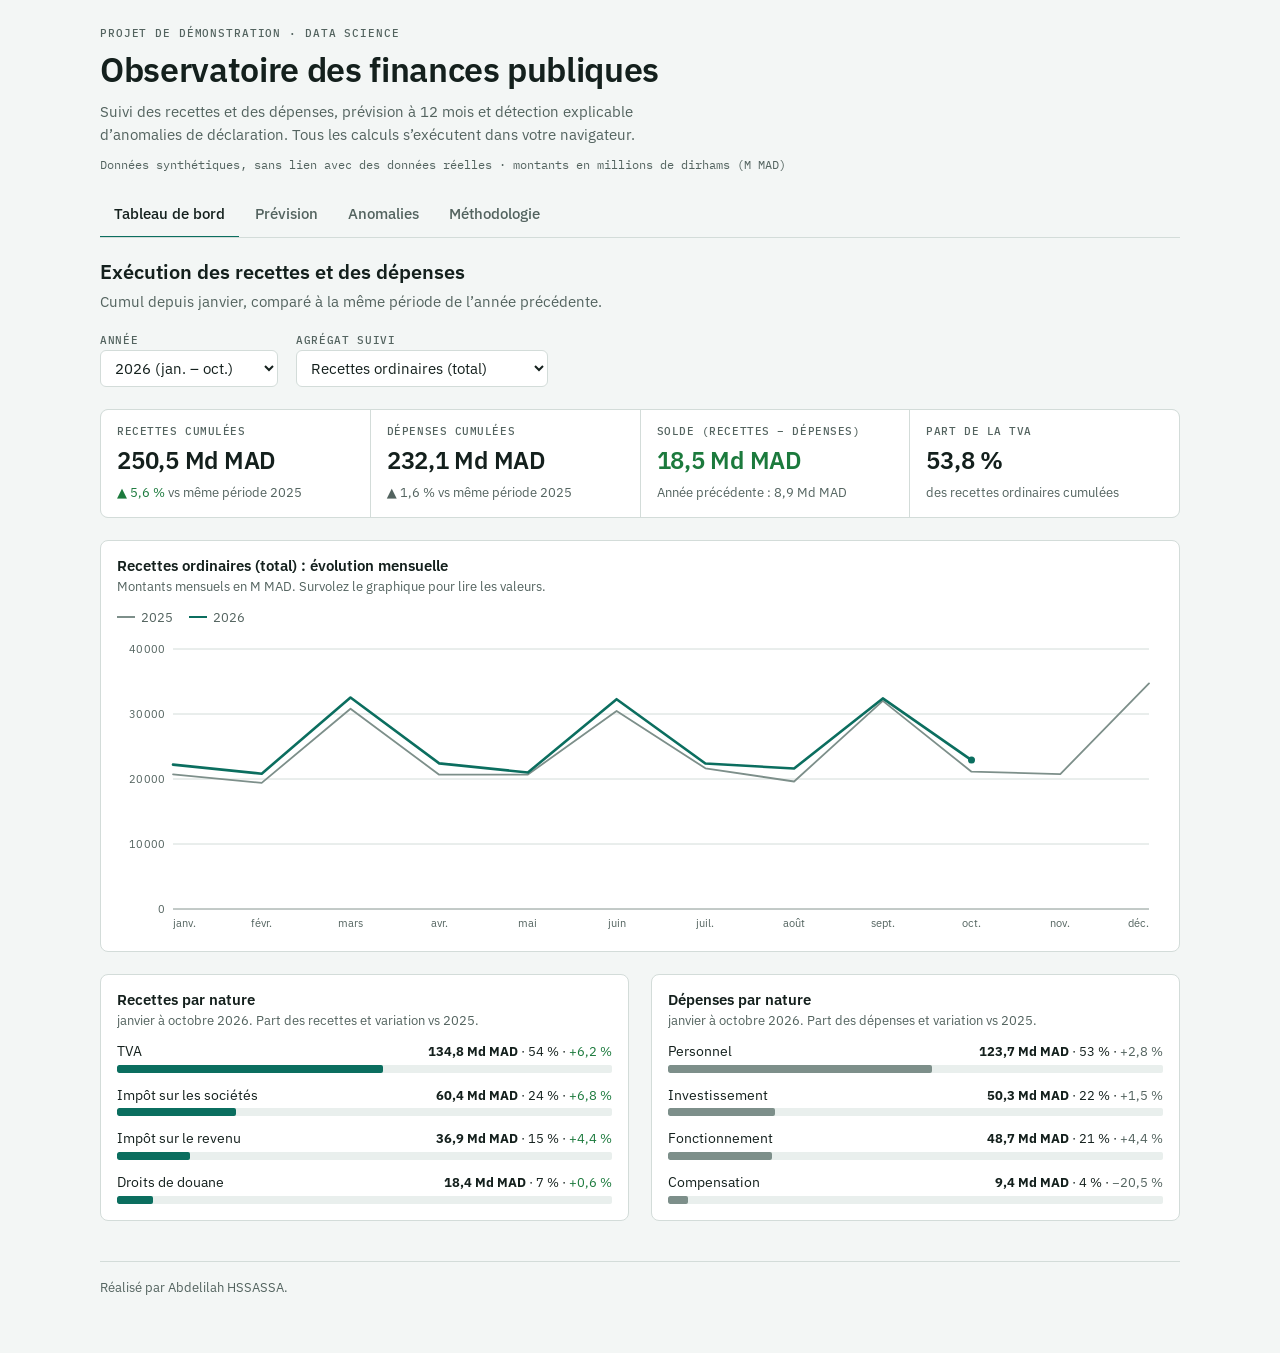
<file: observatoire-finances-publiques.html>
<!doctype html><html><head><meta charset=utf8><meta name=viewport content="width=device-width,initial-scale=1,viewport-fit=cover"><style>:root{color-scheme:light;box-sizing:border-box;padding-top:env(safe-area-inset-top,0px);padding-bottom:env(safe-area-inset-bottom,0px)}html{scroll-padding-top:env(safe-area-inset-top,0px)}body{margin:0;padding:0;font:14px -apple-system,BlinkMacSystemFont,sans-serif;background:#fff;color:#000}img{max-width:100%}[hidden]:not([hidden=until-found i]){display:none!important}</style></head><body>
<title>Observatoire des finances publiques</title>
<meta name="claude:viewport-fit-sides" content="cover">
<link rel="preconnect" href="https://fonts.googleapis.com">
<link rel="preconnect" href="https://fonts.gstatic.com" crossorigin>
<link rel="stylesheet" href="https://fonts.googleapis.com/css2?family=IBM+Plex+Mono:wght@400;500&family=IBM+Plex+Sans:wght@400;500;600&display=swap">
<style>
/* Layout: en-tête, navigation par onglets (ancres), puis panneaux de lecture à une colonne, graphiques pleine largeur. */
:root{
  --bg:#f3f6f5; --surface:#ffffff; --surface2:#e9efed; --fg:#14201d; --muted:#53635f; --line:#d3dcd9;
  --accent:#0b6e5f; --accent-soft:#d6ece7;
  --c1:#0b6e5f; --c2:#7d8f8a; --c3:#c4561a;
  --good:#1c7a3d; --warn:#9a6a10; --crit:#b42318;
  --f-sans:'IBM Plex Sans',system-ui,-apple-system,'Segoe UI',Roboto,sans-serif;
  --f-mono:'IBM Plex Mono',ui-monospace,Menlo,Consolas,monospace;
}
@media (prefers-color-scheme: dark){:root:not([data-theme="light"]){
  --bg:#0d1513; --surface:#141d1b; --surface2:#1b2724; --fg:#e5eeeb; --muted:#9db0aa; --line:#2a3935;
  --accent:#4fd1b8; --accent-soft:#15332d; --c1:#4fd1b8; --c2:#71847e; --c3:#f0a35e;
  --good:#5fd28a; --warn:#e6b64f; --crit:#ff8a7a; color-scheme:dark}}
:root[data-theme="dark"]{
  --bg:#0d1513; --surface:#141d1b; --surface2:#1b2724; --fg:#e5eeeb; --muted:#9db0aa; --line:#2a3935;
  --accent:#4fd1b8; --accent-soft:#15332d; --c1:#4fd1b8; --c2:#71847e; --c3:#f0a35e;
  --good:#5fd28a; --warn:#e6b64f; --crit:#ff8a7a; color-scheme:dark}

*{box-sizing:border-box}
[hidden]{display:none!important}
body{background:var(--bg);color:var(--fg);font:15px/1.55 var(--f-sans);padding-block:0 56px;
  padding-left:max(16px,env(safe-area-inset-left,0px));padding-right:max(16px,env(safe-area-inset-right,0px))}
.wrap{max-width:1080px;margin:0 auto}
h1,h2,h3{font-weight:600;line-height:1.2;margin:0;text-wrap:balance}
h1{font-size:clamp(24px,4.2vw,34px);letter-spacing:-.01em}
h2{font-size:20px}
h3{font-size:15px}
p{margin:0}
a{color:var(--accent)}
.mono{font-family:var(--f-mono)}
.eyebrow{font:500 11px/1 var(--f-mono);letter-spacing:.08em;text-transform:uppercase;color:var(--muted)}
.muted{color:var(--muted)}
.num{font-variant-numeric:tabular-nums}

header.top{padding-block:28px 18px;display:grid;gap:10px}
header.top p.lede{max-width:68ch;color:var(--muted)}
.meta{font:400 12px/1.5 var(--f-mono);color:var(--muted)}

nav.tabs{display:flex;gap:2px;border-bottom:1px solid var(--line);overflow-x:auto;margin-bottom:22px}
nav.tabs a{padding:10px 14px;text-decoration:none;color:var(--muted);font-weight:500;white-space:nowrap;border-bottom:2px solid transparent;margin-bottom:-1px}
nav.tabs a:hover{color:var(--fg)}
nav.tabs a[aria-current="page"]{color:var(--fg);border-bottom-color:var(--accent)}
a:focus-visible,button:focus-visible,select:focus-visible,input:focus-visible{outline:2px solid var(--accent);outline-offset:2px;border-radius:3px}

.page{display:grid;gap:22px;grid-template-columns:minmax(0,1fr)}
.page>*{min-width:0}
.page-head{display:grid;gap:6px;max-width:72ch}
.controls{display:flex;flex-wrap:wrap;gap:12px 18px;align-items:end}
.field{display:grid;gap:4px;min-width:0}
.field label,.field .lab{font:500 11px/1 var(--f-mono);letter-spacing:.06em;text-transform:uppercase;color:var(--muted)}
select,button.btn,input[type=range]{font:inherit;color:var(--fg)}
select{background:var(--surface);border:1px solid var(--line);border-radius:6px;padding:7px 28px 7px 10px;max-width:100%}
button.btn{background:var(--surface);border:1px solid var(--line);border-radius:6px;padding:7px 12px;cursor:pointer}
button.btn:hover{background:var(--surface2)}
.seg{display:inline-flex;border:1px solid var(--line);border-radius:6px;overflow:hidden;background:var(--surface);flex-wrap:wrap}
.seg button{font:inherit;color:var(--muted);background:transparent;border:0;padding:7px 12px;cursor:pointer}
.seg button+button{border-left:1px solid var(--line)}
.seg button[aria-pressed="true"]{background:var(--accent);color:var(--bg);font-weight:500}
input[type=range]{accent-color:var(--accent);width:min(260px,100%)}

.panel{background:var(--surface);border:1px solid var(--line);border-radius:8px;padding:16px;min-width:0}
.panel>h3{margin-bottom:2px}
.panel .sub{color:var(--muted);font-size:13px;margin-bottom:10px}
.cols{display:grid;grid-template-columns:repeat(auto-fit,minmax(min(100%,420px),1fr));gap:22px}

.stats{display:grid;grid-template-columns:repeat(auto-fit,minmax(170px,1fr));gap:1px;background:var(--line);border:1px solid var(--line);border-radius:8px;overflow:hidden}
.stat{background:var(--surface);padding:14px 16px;display:grid;gap:4px;align-content:start;min-width:0}
.stat .k{font:500 11px/1.3 var(--f-mono);letter-spacing:.05em;text-transform:uppercase;color:var(--muted)}
.stat .v{font-size:24px;font-weight:600;letter-spacing:-.01em;font-variant-numeric:tabular-nums}
.stat .d{font-size:13px;color:var(--muted);font-variant-numeric:tabular-nums}
.up{color:var(--good)} .down{color:var(--crit)} .warnc{color:var(--warn)}

.chart{position:relative;min-height:200px}
.chart svg{display:block;width:100%;height:auto;touch-action:pan-y;overflow:visible}
.chart text{font:11px var(--f-sans);fill:var(--muted)}
.chart .grid{stroke:var(--line);stroke-width:1}
.chart .ax{stroke:var(--muted);stroke-width:1;opacity:.5}
.legend{display:flex;flex-wrap:wrap;gap:6px 16px;font-size:12.5px;color:var(--muted);margin-bottom:8px}
.legend span{display:inline-flex;align-items:center;gap:6px}
.legend i{display:inline-block;width:18px;height:0;border-top:2px solid}
.legend i.dash{border-top-style:dashed}
.legend i.blk{height:10px;width:10px;border:0;border-radius:2px}
.legend i.dot{width:9px;height:9px;border:0;border-radius:50%}
.tip{position:absolute;pointer-events:none;background:var(--surface);border:1px solid var(--line);border-radius:6px;padding:7px 9px;font-size:12px;line-height:1.45;box-shadow:0 4px 14px rgba(0,0,0,.14);z-index:3;white-space:nowrap;top:8px}
.tip b{font-weight:600}
.tip .r{display:flex;gap:10px;justify-content:space-between}
.tip .sw{display:inline-block;width:8px;height:8px;border-radius:50%;margin-right:6px}

.bars{display:grid;gap:12px}
.bar-row{display:grid;grid-template-columns:minmax(0,1fr) auto;gap:2px 12px;align-items:baseline}
.bar-row .lab{font-size:14px}
.bar-row .val{font-size:13px;text-align:right;font-variant-numeric:tabular-nums;white-space:nowrap}
.bar-row .track{grid-column:1/-1;height:8px;background:var(--surface2);border-radius:2px;overflow:hidden}
.bar-row .fill{height:100%;background:var(--c1);border-radius:2px}
.bars.dep .fill{background:var(--c2)}

.tbl{overflow-x:auto;border:1px solid var(--line);border-radius:8px;background:var(--surface)}
.tbl.tall{max-height:440px;overflow-y:auto}
table{border-collapse:collapse;width:100%;font-size:13.5px}
th,td{padding:9px 12px;text-align:left;border-bottom:1px solid var(--line);vertical-align:top}
th{font:500 11px/1.2 var(--f-mono);letter-spacing:.05em;text-transform:uppercase;color:var(--muted);background:var(--surface);position:sticky;top:0;white-space:nowrap}
tr:last-child td{border-bottom:0}
td.n,th.n{text-align:right;font-variant-numeric:tabular-nums}
tr.sel td{background:var(--accent-soft)}
.chip{display:inline-block;font:500 11px/1 var(--f-mono);padding:4px 7px;border-radius:4px;background:var(--surface2);color:var(--muted);white-space:nowrap}
.chip.good{background:var(--accent-soft);color:var(--accent)}
.chip.hit{background:color-mix(in srgb,var(--c3) 20%,transparent);color:var(--c3)}
ul.reasons{margin:0;padding:0;list-style:none;display:grid;gap:2px;font-size:13px}
.note{font-size:13px;color:var(--muted);max-width:76ch}

.method{display:grid;gap:26px;max-width:78ch;grid-template-columns:minmax(0,1fr)}
.method section{display:grid;gap:8px;grid-template-columns:minmax(0,1fr)}
.method ul{margin:0;padding-left:1.15em;display:grid;gap:5px}
.method code{font-family:var(--f-mono);font-size:.9em;background:var(--surface2);padding:1px 5px;border-radius:3px}

footer{margin-top:40px;padding-top:16px;border-top:1px solid var(--line);font-size:12.5px;color:var(--muted)}
@media (prefers-reduced-motion:no-preference){.fill{transition:width .35s ease}}
@media (max-width:520px){.stat .v{font-size:21px}th,td{padding:8px 9px}}
</style>

<div class="wrap">
<header class="top">
  <div class="eyebrow">Projet de démonstration · Data Science</div>
  <h1>Observatoire des finances publiques</h1>
  <p class="lede">Suivi des recettes et des dépenses, prévision à 12 mois et détection explicable d’anomalies de déclaration. Tous les calculs s’exécutent dans votre navigateur.</p>
  <div class="meta">Données synthétiques, sans lien avec des données réelles · montants en millions de dirhams (M MAD)</div>
</header>

<nav class="tabs" aria-label="Sections">
  <a href="#tableau" id="t-tableau">Tableau de bord</a>
  <a href="#prevision" id="t-prevision">Prévision</a>
  <a href="#anomalies" id="t-anomalies">Anomalies</a>
  <a href="#methode" id="t-methode">Méthodologie</a>
</nav>

<!-- TABLEAU DE BORD -->
<main>
<section class="page" id="p-tableau">
  <div class="page-head">
    <h2>Exécution des recettes et des dépenses</h2>
    <p class="muted">Cumul depuis janvier, comparé à la même période de l’année précédente.</p>
  </div>
  <div class="controls">
    <div class="field"><label for="yr">Année</label><select id="yr"></select></div>
    <div class="field"><label for="sr">Agrégat suivi</label><select id="sr"></select></div>
  </div>
  <div class="stats" id="kpis"></div>
  <div class="panel">
    <h3 id="dash-title">Évolution mensuelle</h3>
    <p class="sub">Montants mensuels en M MAD. Survolez le graphique pour lire les valeurs.</p>
    <div class="chart" id="ch-dash"></div>
  </div>
  <div class="cols">
    <div class="panel"><h3>Recettes par nature</h3><p class="sub" id="rec-sub"></p><div class="bars" id="bars-rec"></div></div>
    <div class="panel"><h3>Dépenses par nature</h3><p class="sub" id="dep-sub"></p><div class="bars dep" id="bars-dep"></div></div>
  </div>
</section>

<!-- PRÉVISION -->
<section class="page" id="p-prevision" hidden>
  <div class="page-head">
    <h2>Prévision des recettes à 12 mois</h2>
    <p class="muted">Trois modèles sont comparés sur les 12 derniers mois, tenus à l’écart de l’apprentissage. Choisissez un modèle pour afficher sa prévision, réajustée sur tout l’historique, de novembre 2026 à octobre 2027. Les scores de cette période servent à la comparaison : ils ne constituent pas une estimation indépendante après sélection du meilleur modèle.</p>
  </div>
  <div class="controls">
    <div class="field"><label for="fs">Série</label><select id="fs"></select></div>
    <div class="field"><span class="lab">Modèle</span><div class="seg" id="fm" role="group" aria-label="Modèle"></div></div>
  </div>
  <div class="stats" id="fk"></div>
  <div class="panel">
    <h3 id="fc-title">Historique et prévision</h3>
    <p class="sub" id="fc-sub"></p>
    <div class="chart" id="ch-fc"></div>
  </div>
  <div>
    <h3 style="margin-bottom:8px">Comparaison des modèles sur la période de test</h3>
    <div class="tbl"><table id="tb-models"></table></div>
    <p class="note" style="margin-top:8px">MAPE : erreur absolue moyenne en pourcentage. Couverture : nombre de mois de test dont la valeur réelle tombe dans l’intervalle à 80 %. Une couverture proche de 10 sur 12 indique un intervalle bien calibré.</p>
  </div>
</section>

<!-- ANOMALIES -->
<section class="page" id="p-anomalies" hidden>
  <div class="page-head">
    <h2>Détection d’anomalies dans les déclarations de TVA</h2>
    <p class="muted">800 entreprises fictives, dont 5 % présentent une anomalie injectée au moment de la génération. Un Isolation Forest note chaque dossier. Chaque signalement est accompagné de ses motifs, comparés à la médiane du secteur.</p>
  </div>
  <div class="controls">
    <div class="field"><label for="kp">Part de dossiers signalés : <span id="kp-v" class="num">5 %</span></label><input type="range" id="kp" min="1" max="15" step="0.5" value="5"></div>
    <div class="field"><label for="ax">Axe horizontal</label><select id="ax"></select></div>
    <div class="field"><label for="ay">Axe vertical</label><select id="ay"></select></div>
    <div class="field"><span class="lab">Population</span><button class="btn" id="regen" type="button">Générer un nouveau jeu <span class="muted mono" id="seed-v"></span></button></div>
  </div>
  <div class="stats" id="ak"></div>
  <div class="cols">
    <div class="panel"><h3>Entreprises et signalements</h3><p class="sub">Chaque point est une entreprise. Les points orange sont ceux que le modèle propose de contrôler.</p><div class="chart" id="ch-sc"></div></div>
    <div class="panel"><h3>Courbe précision-rappel</h3><p class="sub">Précision en fonction du rappel quand on descend dans le classement des scores. La ligne pointillée est le niveau d’un tirage au hasard.</p><div class="chart" id="ch-pr"></div></div>
  </div>
  <div>
    <h3 style="margin-bottom:8px">Dossiers à contrôler en priorité</h3>
    <div class="tbl tall"><table id="tb-alerts"></table></div>
    <p class="note" style="margin-top:8px">La colonne « Étiquette synthétique » n’existe que parce que les anomalies ont été injectées. Sur des données réelles, il n’y a pas de vérité terrain : le retour des contrôles sert à construire les étiquettes au fil du temps.</p>
  </div>
</section>

<!-- MÉTHODOLOGIE -->
<section class="page" id="p-methode" hidden>
  <div class="page-head"><h2>Méthodologie, limites et éthique</h2></div>
  <div class="method">
    <section>
      <h3>Données</h3>
      <p>Les séries mensuelles (janvier 2018 à octobre 2026) sont générées par un script déterministe, avec une graine fixe. Elles reproduisent des régularités réalistes : croissance tendancielle, pics de l’impôt sur les sociétés aux quatre échéances d’acompte (mars, juin, septembre, décembre), dépenses d’investissement concentrées en fin d’année, creux du printemps 2020 et hausse des charges de compensation en 2022. La population d’entreprises est tirée au hasard par secteur. Aucune donnée réelle n’est utilisée.</p>
    </section>
    <section>
      <h3>Prévision</h3>
      <ul>
        <li><b>Naïf saisonnier</b> : valeur du même mois un an plus tôt. Il sert de plancher : un modèle plus complexe qui ne le bat pas n’a pas sa place.</li>
        <li><b>Holt-Winters multiplicatif</b> : niveau, tendance et saisonnalité lissés. Les trois paramètres de lissage sont choisis par grille en minimisant l’erreur relative à un pas, plafonnée à 20 % pour limiter l’influence des mois de crise.</li>
        <li><b>Régression log-linéaire</b> : tendance, 12 effets mensuels et une indicatrice pour mars à juin 2020, estimées par moindres carrés.</li>
        <li><b>Validation</b> : découpage temporel (jamais aléatoire) avec 12 mois de test. Les intervalles à 80 % viennent de l’écart-type robuste des erreurs d’apprentissage, élargi avec l’horizon pour Holt-Winters. La couverture observée sur la période de test vérifie leur calibrage.</li>
      </ul>
      <p><b>Limites.</b> Huit ans d’historique et un seul choc majeur. Une année de test donne une mesure bruitée : un classement des modèles sur 12 points peut changer avec une autre fenêtre. De plus, choisir le meilleur modèle sur cette même période rend son score optimiste ; il ne s’agit donc pas d’une évaluation finale indépendante. Les réformes fiscales, les calendriers de paiement et les variables macroéconomiques (activité, importations, prix) ne sont pas intégrés. En production, on utiliserait une validation à origine glissante, une période de test finale intacte et des variables explicatives.</p>
    </section>
    <section>
      <h3>Détection d’anomalies</h3>
      <ul>
        <li><b>Variables</b> : TVA collectée sur chiffre d’affaires, crédit de TVA sur chiffre d’affaires (en logarithme), variation du chiffre d’affaires, achats sur chiffre d’affaires. Chacune est centrée sur la médiane de son secteur, pour ne pas confondre une particularité sectorielle avec une anomalie.</li>
        <li><b>Modèle</b> : Isolation Forest, 150 arbres, sous-échantillons de 256 dossiers. Il isole d’autant plus vite un dossier que celui-ci est atypique.</li>
        <li><b>Explication</b> : pour chaque dossier signalé, les deux variables les plus éloignées de la médiane du secteur (écart robuste, en MAD) sont affichées avec leurs valeurs.</li>
        <li><b>Évaluation</b> : précision et rappel au seuil choisi, et précision moyenne (aire sous la courbe précision-rappel). L’exactitude globale serait trompeuse avec 5 % d’anomalies.</li>
      </ul>
      <p><b>Limites.</b> Un score élevé est un motif de contrôle, pas une preuve de fraude. Le modèle repère l’inhabituel, y compris des situations légitimes (entreprise en forte croissance, exportateur avec un crédit de TVA structurel). Si seuls les dossiers déjà signalés sont contrôlés, les données futures reflètent ces contrôles : il faut garder un échantillon aléatoire de dossiers contrôlés pour mesurer le modèle sans biais. Le seuil doit suivre la capacité réelle de contrôle des services.</p>
    </section>
    <section>
      <h3>Éthique et protection des données</h3>
      <ul>
        <li>Les données fiscales réelles sont couvertes par le secret professionnel et par la loi 09-08 sur la protection des données personnelles, sous le contrôle de la CNDP. Une mise en œuvre réelle suppose minimisation, pseudonymisation, habilitations et journalisation des accès.</li>
        <li>Toute décision à effet sur une entreprise reste prise par un agent. L’outil classe et explique, il ne sanctionne pas.</li>
        <li>Le modèle doit être audité régulièrement : taux de signalement par secteur et par taille d’entreprise, taux de confirmation après contrôle, dérive des données.</li>
        <li>Un dossier signalé doit pouvoir être expliqué à l’entreprise concernée, d’où le choix de variables lisibles plutôt que d’un modèle opaque.</li>
      </ul>
    </section>
    <section>
      <h3>Équivalent en production</h3>
      <p>Python avec <code>pandas</code> pour la préparation, <code>statsmodels</code> (<code>ExponentialSmoothing</code>) ou <code>Prophet</code> pour les séries, <code>scikit-learn</code> (<code>IsolationForest</code>) et <code>SHAP</code> pour l’explication. Orchestration des traitements, tests de qualité des données, versionnage des modèles et suivi de la dérive pour un déploiement maintenable. Ce site réimplémente les algorithmes en JavaScript pour tourner sans serveur.</p>
    </section>
  </div>
</section>
</main>

<footer> Réalisé par Abdelilah HSSASSA.</footer>
</div>

<script>
(function(){
'use strict';
var $=function(s,r){return (r||document).querySelector(s)};
var nf0=new Intl.NumberFormat('fr-FR',{maximumFractionDigits:0});
var nf1=new Intl.NumberFormat('fr-FR',{minimumFractionDigits:1,maximumFractionDigits:1});
var nf2=new Intl.NumberFormat('fr-FR',{minimumFractionDigits:2,maximumFractionDigits:2});
var MOIS=['janv.','févr.','mars','avr.','mai','juin','juil.','août','sept.','oct.','nov.','déc.'];
var MOIS_L=['janvier','février','mars','avril','mai','juin','juillet','août','septembre','octobre','novembre','décembre'];

/* ---------- utilitaires ---------- */
function rng(a){return function(){a|=0;a=a+0x6D2B79F5|0;var t=Math.imul(a^a>>>15,1|a);t=t+Math.imul(t^t>>>7,61|t)^t;return((t^t>>>14)>>>0)/4294967296}}
function gauss(r){var u=0;while(!u)u=r();var v=r();return Math.sqrt(-2*Math.log(u))*Math.cos(2*Math.PI*v)}
function mean(a){var s=0;for(var i=0;i<a.length;i++)s+=a[i];return s/a.length}
function median(a){var b=a.slice().sort(function(x,y){return x-y}),m=b.length>>1;return b.length%2?b[m]:(b[m-1]+b[m])/2}
function robustSd(a){var m=median(a);return 1.4826*median(a.map(function(v){return Math.abs(v-m)}))||1e-9}
function sum(a){return a.reduce(function(s,v){return s+v},0)}
function pct(x,d){return (d===0?nf0:nf1).format(x*100)+' %'}
function spct(x){return (x>=0?'+':'−')+nf1.format(Math.abs(x)*100)+' %'}
function md(v){return nf1.format(v/1000)+' Md MAD'}
function niceTicks(min,max,n){
  var span=(max-min)||Math.abs(max)||1,s0=span/n,mag=Math.pow(10,Math.floor(Math.log10(s0))),nm=s0/mag;
  var step=(nm<1.5?1:nm<3?2:nm<7?5:10)*mag,lo=Math.floor(min/step+1e-9)*step,hi=Math.ceil(max/step-1e-9)*step,t=[];
  for(var v=lo;v<=hi+step*1e-6;v+=step)t.push(+v.toFixed(10));return t}

/* ---------- données synthétiques ---------- */
var N=106,Y0=2018,LASTY=2026,LASTM=10;
function norm(a){var m=mean(a);return a.map(function(v){return v/m})}
var COVID={26:.92,27:.70,28:.62,29:.72,30:.88,31:.95};
var SPEC={
  tva:{label:'TVA',kind:'rec',base:8600,g:.055,noise:.022,seas:norm([1,.95,1.02,1,.98,1.02,1.05,.97,1,1.03,.98,1.05])},
  is:{label:'Impôt sur les sociétés',kind:'rec',base:3500,g:.075,noise:.05,seas:norm([.5,.45,2.2,.5,.45,2.1,.5,.45,2.2,.5,.45,2.4])},
  ir:{label:'Impôt sur le revenu',kind:'rec',base:2700,g:.04,noise:.02,seas:norm([1.12,1,1.1,1.02,.96,.95,.96,.9,.95,.97,.98,1.12])},
  dou:{label:'Droits de douane',kind:'rec',base:1450,g:.03,noise:.035,seas:norm([.95,.95,1,1,1,1.02,1.05,.97,1,1.02,1,1.04])},
  pers:{label:'Personnel',kind:'dep',base:9700,g:.03,noise:.008,seas:norm([1,1,1,1,1,1,1,1,1,1,1,1.06])},
  fonc:{label:'Fonctionnement',kind:'dep',base:3800,g:.035,noise:.03,seas:norm([.85,.9,.95,1,1,1,.95,.9,1,1.05,1.1,1.3])},
  inv:{label:'Investissement',kind:'dep',base:4200,g:.04,noise:.06,seas:norm([.6,.6,.75,.8,.85,.9,.9,.8,1,1.2,1.4,1.9])},
  comp:{label:'Compensation',kind:'dep',base:1100,g:0,noise:.1,seas:norm([1,1,1,1,1,1,1,1,1,1,1,1])}
};
var SERIES={};
(function build(){
  var r=rng(42);
  Object.keys(SPEC).forEach(function(k){
    var s=SPEC[k],v=[];
    for(var i=0;i<N;i++){
      var m=i%12,y=Math.floor(i/12),shock=1;
      if(s.kind==='rec'&&COVID[i])shock=COVID[i];
      if(k==='inv'&&(i===27||i===28||i===29))shock=.82;
      if(k==='comp'){shock=1+.15*Math.sin(i/6); if(y===4&&m>=2)shock*=1.7; if(y===5)shock*=1.35;}
      v.push(s.base*Math.pow(1+s.g,i/12)*s.seas[m]*shock*(1+s.noise*gauss(r)));
    }
    SERIES[k]={label:s.label,kind:s.kind,v:v};
  });
  var rec=[],dep=[];
  for(var i=0;i<N;i++){
    rec.push(SERIES.tva.v[i]+SERIES.is.v[i]+SERIES.ir.v[i]+SERIES.dou.v[i]);
    dep.push(SERIES.pers.v[i]+SERIES.fonc.v[i]+SERIES.inv.v[i]+SERIES.comp.v[i]);
  }
  SERIES.rec_total={label:'Recettes ordinaires (total)',kind:'rec',v:rec};
  SERIES.dep_total={label:'Dépenses (total)',kind:'dep',v:dep};
})();
function idxLabel(i){return MOIS[i%12]+' '+(Y0+Math.floor(i/12))}
function idxLong(i){return MOIS_L[i%12]+' '+(Y0+Math.floor(i/12))}

/* ---------- graphiques SVG ---------- */
function legendHtml(items){
  return '<div class="legend">'+items.map(function(it){
    var st=it.band?'background:'+it.color+';opacity:.28':'border-top-color:'+it.color;
    return '<span><i class="'+(it.band?'blk':it.dash?'dash':'')+'" style="'+st+'"></i>'+it.label+'</span>'}).join('')+'</div>'}

function drawLine(el,cfg){
  var W=Math.floor(el.clientWidth);if(W<60)return;
  var narrow=W<520,H=cfg.height||(narrow?240:300),m={l:narrow?44:56,r:14,t:14,b:26};
  var ys=[],xset={};
  cfg.series.forEach(function(s){s.pts.forEach(function(p){ys.push(p[1]);xset[p[0]]=1})});
  (cfg.bands||[]).forEach(function(b){b.pts.forEach(function(p){ys.push(p[1],p[2]);xset[p[0]]=1})});
  (cfg.dots||[]).forEach(function(d){ys.push(d.y);xset[d.x]=1});
  var xs=Object.keys(xset).map(Number).sort(function(a,b){return a-b});
  var x0=cfg.xMin!=null?cfg.xMin:xs[0],x1=cfg.xMax!=null?cfg.xMax:xs[xs.length-1];
  var ymin=cfg.yMin!=null?cfg.yMin:Math.min.apply(null,ys),ymax=cfg.yMax!=null?cfg.yMax:Math.max.apply(null,ys);
  var tk=niceTicks(ymin,ymax,4),yA=tk[0],yB=tk[tk.length-1];
  var pw=W-m.l-m.r;
  function X(v){return m.l+(v-x0)/((x1-x0)||1)*pw}
  function Y(v){return m.t+(1-(v-yA)/((yB-yA)||1))*(H-m.t-m.b)}
  var yf=cfg.yFmt||nf0.format.bind(nf0);
  var g='';
  tk.forEach(function(t){g+='<line class="grid" x1="'+m.l+'" x2="'+(W-m.r)+'" y1="'+Y(t).toFixed(1)+'" y2="'+Y(t).toFixed(1)+'"/><text x="'+(m.l-8)+'" y="'+(Y(t)+4).toFixed(1)+'" text-anchor="end">'+yf(t)+'</text>'});
  g+='<line class="ax" x1="'+m.l+'" x2="'+(W-m.r)+'" y1="'+Y(yA)+'" y2="'+Y(yA)+'"/>';
  cfg.xTicks(W).forEach(function(t,i,a){
    var anchor=i===0&&t[0]===x0?'start':i===a.length-1&&t[0]===x1?'end':'middle';
    g+='<text x="'+X(t[0]).toFixed(1)+'" y="'+(H-8)+'" text-anchor="'+anchor+'">'+t[1]+'</text>'});
  (cfg.bands||[]).forEach(function(b){
    var up=b.pts.map(function(p,i){return (i?'L':'M')+X(p[0]).toFixed(1)+' '+Y(p[2]).toFixed(1)}).join('');
    var lo=b.pts.slice().reverse().map(function(p){return 'L'+X(p[0]).toFixed(1)+' '+Y(p[1]).toFixed(1)}).join('');
    g+='<path d="'+up+lo+'Z" style="fill:'+b.color+';fill-opacity:.2;stroke:none"/>'});
  (cfg.markers||[]).forEach(function(mk){
    var x=X(mk.x).toFixed(1);
    g+='<line x1="'+x+'" x2="'+x+'" y1="'+m.t+'" y2="'+(H-m.b)+'" style="stroke:var(--muted);stroke-dasharray:2 4;opacity:.7"/><text x="'+(+x+5)+'" y="'+(m.t+10)+'">'+mk.label+'</text>'});
  cfg.series.forEach(function(s){
    var d=s.pts.map(function(p,i){return (i?'L':'M')+X(p[0]).toFixed(1)+' '+Y(p[1]).toFixed(1)}).join('');
    g+='<path d="'+d+'" fill="none" style="stroke:'+s.color+';stroke-width:'+(s.width||2)+';'+(s.dash?'stroke-dasharray:'+s.dash+';':'')+'stroke-linejoin:round;stroke-linecap:round"/>';
    if(s.endDot){var p=s.pts[s.pts.length-1];g+='<circle cx="'+X(p[0]).toFixed(1)+'" cy="'+Y(p[1]).toFixed(1)+'" r="3.5" style="fill:'+s.color+'"/>'}
  });
  (cfg.dots||[]).forEach(function(d){g+='<circle cx="'+X(d.x).toFixed(1)+'" cy="'+Y(d.y).toFixed(1)+'" r="5" style="fill:'+d.color+';stroke:var(--surface);stroke-width:2"/>'});
  g+='<line class="vl" y1="'+m.t+'" y2="'+(H-m.b)+'" style="stroke:var(--muted);opacity:0"/>';
  var leg=legendHtml(cfg.series.map(function(s){return {label:s.name,color:s.color,dash:!!s.dash}}).concat((cfg.bands||[]).map(function(b){return {label:b.name,color:b.color,band:true}})));
  el.innerHTML=leg+'<svg viewBox="0 0 '+W+' '+H+'" role="img" aria-label="'+(cfg.label||'Graphique')+'">'+g+'</svg><div class="tip" hidden></div>';
  var svg=el.querySelector('svg'),tip=el.querySelector('.tip'),vl=svg.querySelector('.vl');
  var maps=cfg.series.map(function(s){var mm={};s.pts.forEach(function(p){mm[p[0]]=p[1]});return mm});
  var bm=(cfg.bands||[]).map(function(b){var mm={};b.pts.forEach(function(p){mm[p[0]]=[p[1],p[2]]});return mm});
  function leave(){tip.hidden=true;vl.style.opacity=0}
  function move(e){
    var rc=svg.getBoundingClientRect(),px=(e.clientX-rc.left)/rc.width*W;
    if(px<m.l-6||px>W-m.r+6){leave();return}
    var xv=x0+(px-m.l)/pw*(x1-x0),best=xs[0];
    xs.forEach(function(x){if(Math.abs(x-xv)<Math.abs(best-xv))best=x});
    var rows='';
    cfg.series.forEach(function(s,i){if(maps[i][best]!=null)rows+='<div class="r"><span><i class="sw" style="background:'+s.color+'"></i>'+s.name+'</span><b class="num">'+yf(maps[i][best])+'</b></div>'});
    (cfg.bands||[]).forEach(function(b,i){var q=bm[i][best];if(q)rows+='<div class="r"><span>'+b.name+'</span><b class="num">'+yf(q[0])+' – '+yf(q[1])+'</b></div>'});
    if(!rows){leave();return}
    tip.innerHTML='<b>'+cfg.tipTitle(best)+'</b>'+rows;tip.hidden=false;
    var sx=X(best);vl.setAttribute('x1',sx);vl.setAttribute('x2',sx);vl.style.opacity=.6;
    var left=sx/W*rc.width,tw=tip.offsetWidth;
    tip.style.left=Math.max(0,Math.min(rc.width-tw,left>rc.width/2?left-tw-10:left+10))+'px';
    tip.style.top=(legendOffset(el)+8)+'px';
  }
  svg.addEventListener('pointermove',move);svg.addEventListener('pointerleave',leave);
}
function legendOffset(el){var l=el.querySelector('.legend');return l?l.offsetHeight+8:0}

function drawScatter(el,cfg){
  var W=Math.floor(el.clientWidth);if(W<60)return;
  var narrow=W<520,H=narrow?260:320,m={l:narrow?44:52,r:14,t:12,b:40};
  var xv=cfg.pts.map(function(p){return p.x}),yv=cfg.pts.map(function(p){return p.y});
  var tx=niceTicks(Math.min.apply(null,xv),Math.max.apply(null,xv),4),ty=niceTicks(Math.min.apply(null,yv),Math.max.apply(null,yv),4);
  var xa=tx[0],xb=tx[tx.length-1],ya=ty[0],yb=ty[ty.length-1];
  function X(v){return m.l+(v-xa)/((xb-xa)||1)*(W-m.l-m.r)}
  function Y(v){return m.t+(1-(v-ya)/((yb-ya)||1))*(H-m.t-m.b)}
  var g='';
  ty.forEach(function(t){g+='<line class="grid" x1="'+m.l+'" x2="'+(W-m.r)+'" y1="'+Y(t).toFixed(1)+'" y2="'+Y(t).toFixed(1)+'"/><text x="'+(m.l-8)+'" y="'+(Y(t)+4).toFixed(1)+'" text-anchor="end">'+nf0.format(t)+'</text>'});
  tx.forEach(function(t){g+='<line class="grid" y1="'+m.t+'" y2="'+(H-m.b)+'" x1="'+X(t).toFixed(1)+'" x2="'+X(t).toFixed(1)+'" style="opacity:.5"/><text x="'+X(t).toFixed(1)+'" y="'+(H-m.b+15)+'" text-anchor="middle">'+nf0.format(t)+'</text>'});
  g+='<text x="'+((m.l+W-m.r)/2)+'" y="'+(H-4)+'" text-anchor="middle">'+cfg.xLabel+'</text>';
  g+='<text transform="translate(12 '+((m.t+H-m.b)/2)+') rotate(-90)" text-anchor="middle">'+cfg.yLabel+'</text>';
  var rest=cfg.pts.filter(function(p){return !p.flag}),fl=cfg.pts.filter(function(p){return p.flag});
  rest.forEach(function(p){g+='<circle cx="'+X(p.x).toFixed(1)+'" cy="'+Y(p.y).toFixed(1)+'" r="2.8" style="fill:var(--c2);fill-opacity:.5"/>'});
  fl.forEach(function(p){g+='<circle cx="'+X(p.x).toFixed(1)+'" cy="'+Y(p.y).toFixed(1)+'" r="4.2" style="fill:var(--c3);stroke:var(--surface);stroke-width:1"/>'});
  g+='<circle class="hl" r="7" style="fill:none;stroke:var(--fg);stroke-width:1.5;opacity:0"/>';
  el.innerHTML=legendHtml([{label:'Non signalée',color:'var(--c2)',dot:1},{label:'Signalée',color:'var(--c3)',dot:1}]).replace(/class="" style="border-top-color:([^"]+)"/g,'class="dot" style="background:$1"')+'<svg viewBox="0 0 '+W+' '+H+'" role="img" aria-label="Nuage de points des entreprises">'+g+'</svg><div class="tip" hidden></div>';
  var svg=el.querySelector('svg'),tip=el.querySelector('.tip'),hl=svg.querySelector('.hl');
  svg.addEventListener('pointermove',function(e){
    var rc=svg.getBoundingClientRect(),k=W/rc.width,px=(e.clientX-rc.left)*k,py=(e.clientY-rc.top)*k,best=null,bd=18*18;
    cfg.pts.forEach(function(p){var dx=X(p.x)-px,dy=Y(p.y)-py,d=dx*dx+dy*dy;if(d<bd){bd=d;best=p}});
    if(!best){tip.hidden=true;hl.style.opacity=0;return}
    hl.setAttribute('cx',X(best.x));hl.setAttribute('cy',Y(best.y));hl.style.opacity=1;
    tip.innerHTML='<b>'+best.id+'</b> · '+best.sector+'<div class="r"><span>'+cfg.xLabel+'</span><b class="num">'+nf1.format(best.x)+'</b></div><div class="r"><span>'+cfg.yLabel+'</span><b class="num">'+nf1.format(best.y)+'</b></div><div class="r"><span>Score</span><b class="num">'+nf2.format(best.score)+'</b></div>';
    tip.hidden=false;var sx=X(best.x)/k,tw=tip.offsetWidth;
    tip.style.left=Math.max(0,Math.min(rc.width-tw,sx>rc.width/2?sx-tw-12:sx+12))+'px';tip.style.top=(legendOffset(el)+8)+'px';
  });
  svg.addEventListener('pointerleave',function(){tip.hidden=true;hl.style.opacity=0});
}

/* ---------- onglet 1 : tableau de bord ---------- */
var dash={year:LASTY,key:'rec_total'};
function monthsIn(y){return y===LASTY?LASTM:12}
function ytd(arr,y,mths){var o=(y-Y0)*12;return sum(arr.slice(o,o+mths))}
function barsHtml(keys,y,mths,kind){
  var rows=keys.map(function(k){var a=ytd(SERIES[k].v,y,mths),b=y>Y0?ytd(SERIES[k].v,y-1,mths):null;return {k:k,a:a,b:b}});
  var tot=sum(rows.map(function(r){return r.a}));
  rows.sort(function(p,q){return q.a-p.a});
  return rows.map(function(r){
    var d=r.b?r.a/r.b-1:null,cls=d==null?'':(kind==='rec'?(d>=0?'up':'down'):'muted');
    return '<div class="bar-row"><span class="lab">'+SERIES[r.k].label+'</span><span class="val"><b>'+md(r.a)+'</b> · '+nf0.format(r.a/tot*100)+' %'+(d==null?'':' · <span class="'+cls+'">'+spct(d)+'</span>')+'</span><div class="track"><div class="fill" style="width:'+(r.a/tot*100).toFixed(1)+'%"></div></div></div>'}).join('')}
function renderDash(){
  var y=dash.year,mt=monthsIn(y),rec=SERIES.rec_total.v,dep=SERIES.dep_total.v;
  var rA=ytd(rec,y,mt),dA=ytd(dep,y,mt),rB=y>Y0?ytd(rec,y-1,mt):null,dB=y>Y0?ytd(dep,y-1,mt):null;
  var tva=ytd(SERIES.tva.v,y,mt);
  function delta(a,b,good){if(b==null)return '<span class="d">Pas d’année de comparaison</span>';var d=a/b-1;return '<span class="d"><span class="'+(good==null?'':(d>=0===good?'up':'down'))+'">'+(d>=0?'▲ ':'▼ ')+spct(d).slice(1)+'</span> vs même période '+(y-1)+'</span>'}
  var soldeA=rA-dA,soldeB=rB!=null?rB-dB:null;
  $('#kpis').innerHTML=
    '<div class="stat"><span class="k">Recettes cumulées</span><span class="v">'+md(rA)+'</span>'+delta(rA,rB,true)+'</div>'+
    '<div class="stat"><span class="k">Dépenses cumulées</span><span class="v">'+md(dA)+'</span>'+delta(dA,dB,null)+'</div>'+
    '<div class="stat"><span class="k">Solde (recettes − dépenses)</span><span class="v '+(soldeA>=0?'up':'down')+'">'+(soldeA<0?'−':'')+md(Math.abs(soldeA))+'</span><span class="d">'+(soldeB==null?'Pas d’année de comparaison':'Année précédente : '+(soldeB<0?'−':'')+md(Math.abs(soldeB)))+'</span></div>'+
    '<div class="stat"><span class="k">Part de la TVA</span><span class="v">'+nf1.format(tva/rA*100)+' %</span><span class="d">des recettes ordinaires cumulées</span></div>';
  var per=mt===12?'janvier à décembre '+y:'janvier à '+MOIS_L[mt-1]+' '+y;
  $('#rec-sub').textContent=per+'. Part des recettes et variation vs '+(y-1)+'.';
  $('#dep-sub').textContent=per+'. Part des dépenses et variation vs '+(y-1)+'.';
  $('#bars-rec').innerHTML=barsHtml(['tva','is','ir','dou'],y,mt,'rec');
  $('#bars-dep').innerHTML=barsHtml(['pers','fonc','inv','comp'],y,mt,'dep');
  $('#dash-title').textContent=SERIES[dash.key].label+' : évolution mensuelle';
  drawDash();
}
function drawDash(){
  var y=dash.year,mt=monthsIn(y),arr=SERIES[dash.key].v,o=(y-Y0)*12;
  var cur=[],prev=[];
  for(var m=0;m<mt;m++)cur.push([m,arr[o+m]]);
  if(y>Y0)for(var q=0;q<12;q++)prev.push([q,arr[o-12+q]]);
  var series=[];
  if(prev.length)series.push({name:String(y-1),color:'var(--c2)',pts:prev,width:1.8});
  series.push({name:String(y),color:'var(--c1)',pts:cur,width:2.6,endDot:true});
  drawLine($('#ch-dash'),{series:series,yMin:0,xMin:0,xMax:11,label:'Évolution mensuelle de '+SERIES[dash.key].label,
    yFmt:function(v){return nf0.format(v)},tipTitle:function(x){return MOIS_L[x]},
    xTicks:function(W){var a=[];for(var i=0;i<12;i+=(W<520?2:1))a.push([i,MOIS[i]]);return a}});
}

/* ---------- onglet 2 : prévision ---------- */
var MODELS={
  snaive:{label:'Naïf saisonnier'},
  hw:{label:'Holt-Winters'},
  reg:{label:'Régression log-linéaire'}
};
var fc={key:'rec_total',model:'hw'},fcCache={},Z80=1.2816;
function hwRun(y,a,b,g){
  var n=y.length,m=12,m0=mean(y.slice(0,m)),m1=mean(y.slice(m,2*m)),tr0=(m1-m0)/m,tr=tr0,l=m0+tr*(m-1)/2,s=[],errs=[];
  for(var i=0;i<m;i++)s.push(y[i]/(m0+tr0*(i-(m-1)/2)));
  for(var t=m;t<n;t++){
    var si=t%m,pred=(l+tr)*s[si];errs.push((y[t]-pred)/y[t]);
    var ln=a*(y[t]/s[si])+(1-a)*(l+tr);tr=b*(ln-l)+(1-b)*tr;s[si]=g*(y[t]/ln)+(1-g)*s[si];l=ln}
  return {l:l,tr:tr,s:s,errs:errs,n:n}}
function hwFit(y){
  var best=null,A=[.1,.2,.3,.4,.5,.6],B=[.01,.05,.1,.2],G=[.1,.2,.3,.4,.5,.6];
  A.forEach(function(a){B.forEach(function(b){G.forEach(function(g){
    var r=hwRun(y,a,b,g),sse=0;r.errs.forEach(function(e){sse+=Math.min(e*e,.04)});
    if(!best||sse<best.sse){best=r;best.sse=sse;best.a=a;best.b=b;best.g=g}})})});
  return best}
function design(t){var m=t%12,x=[1,t/12];for(var j=1;j<12;j++)x.push(m===j?1:0);x.push(t>=26&&t<=29?1:0);return x}
function ols(X,y){
  var p=X[0].length,A=[];for(var i=0;i<p;i++){A.push(new Array(p+1).fill(0))}
  X.forEach(function(x,r){for(var i=0;i<p;i++){for(var j=0;j<p;j++)A[i][j]+=x[i]*x[j];A[i][p]+=x[i]*y[r]}});
  for(var i2=0;i2<p;i2++)A[i2][i2]+=1e-9;
  for(var c=0;c<p;c++){var pv=c;for(var r2=c+1;r2<p;r2++)if(Math.abs(A[r2][c])>Math.abs(A[pv][c]))pv=r2;
    var tmp=A[c];A[c]=A[pv];A[pv]=tmp;
    for(var r3=0;r3<p;r3++){if(r3===c)continue;var f=A[r3][c]/A[c][c];for(var k=c;k<=p;k++)A[r3][k]-=f*A[c][k]}}
  return A.map(function(row,i){return row[p]/row[i]})}
function forecastModel(id,y,H){
  var n=y.length,mean_=[],sigma,fh=function(){return 1};
  if(id==='snaive'){
    var e=[];for(var t=12;t<n;t++){if((t>=26&&t<=31)||(t-12>=26&&t-12<=31))continue;e.push(Math.log(y[t]/y[t-12]))}
    sigma=1.4826*median(e.map(Math.abs));
    for(var h=1;h<=H;h++)mean_.push(y[n-12+((h-1)%12)]);
  }else if(id==='hw'){
    var f=hwFit(y);sigma=robustSd(f.errs);fh=function(h){return Math.sqrt(1+.1*(h-1))};
    for(var h2=1;h2<=H;h2++)mean_.push((f.l+h2*f.tr)*f.s[(n-1+h2)%12]);
  }else{
    var X=[],ly=[];for(var t2=0;t2<n;t2++){X.push(design(t2));ly.push(Math.log(y[t2]))}
    var b=ols(X,ly),res=X.map(function(x,i){var p=0;for(var j=0;j<b.length;j++)p+=x[j]*b[j];return ly[i]-p});
    sigma=robustSd(res);
    for(var h3=0;h3<H;h3++){var x=design(n+h3),p=0;for(var j2=0;j2<b.length;j2++)p+=x[j2]*b[j2];mean_.push(Math.exp(p))}
  }
  var lo=mean_.map(function(v,i){return v*Math.exp(-Z80*sigma*fh(i+1))}),hi=mean_.map(function(v,i){return v*Math.exp(Z80*sigma*fh(i+1))});
  return {mean:mean_,lo:lo,hi:hi,sigma:sigma}}
function forecastAll(key){
  if(fcCache[key])return fcCache[key];
  var y=SERIES[key].v,n=y.length,H=12,out={},act=y.slice(n-H);
  Object.keys(MODELS).forEach(function(id){
    var bt=forecastModel(id,y.slice(0,n-H),H);
    out[id]={bt:bt,fin:forecastModel(id,y,H),
      mape:mean(act.map(function(a,i){return Math.abs(a-bt.mean[i])/a}))*100,
      rmse:Math.sqrt(mean(act.map(function(a,i){return Math.pow(a-bt.mean[i],2)}))),
      cov:act.filter(function(a,i){return a>=bt.lo[i]&&a<=bt.hi[i]}).length}});
  return fcCache[key]=out}
function renderFc(){
  var all=forecastAll(fc.key),r=all[fc.model],y=SERIES[fc.key].v,n=y.length,H=12;
  var best=Object.keys(all).reduce(function(a,b){return all[a].mape<=all[b].mape?a:b});
  var next12=sum(r.fin.mean),last12=sum(y.slice(n-H));
  var d=next12/last12-1;
  $('#fk').innerHTML=
    '<div class="stat"><span class="k">Prévision nov. 2026 – oct. 2027</span><span class="v">'+md(next12)+'</span><span class="d">Somme des 12 prévisions mensuelles</span></div>'+
    '<div class="stat"><span class="k">Variation vs 12 derniers mois</span><span class="v '+(d>=0?'up':'down')+'">'+spct(d)+'</span><span class="d">12 derniers mois : '+md(last12)+'</span></div>'+
    '<div class="stat"><span class="k">Erreur sur la période test</span><span class="v">'+nf1.format(r.mape)+' %</span><span class="d">MAPE sur nov. 2025 – oct. 2026</span></div>'+
    '<div class="stat"><span class="k">Couverture de l’intervalle</span><span class="v">'+r.cov+' / 12</span><span class="d">mois réels dans l’intervalle à 80 %</span></div>';
  $('#fc-title').textContent=SERIES[fc.key].label+' : historique et prévision';
  $('#fc-sub').textContent='Modèle : '+MODELS[fc.model].label+'. Les 12 mois de test (en gris) sont prédits sans avoir été vus par le modèle.';
  $('#tb-models').innerHTML='<thead><tr><th>Modèle</th><th class="n">MAPE</th><th class="n">RMSE (M MAD)</th><th class="n">Couverture 80 %</th><th></th></tr></thead><tbody>'+
    Object.keys(MODELS).map(function(id){var q=all[id];return '<tr class="'+(id===fc.model?'sel':'')+'"><td>'+MODELS[id].label+'</td><td class="n">'+nf1.format(q.mape)+' %</td><td class="n">'+nf0.format(q.rmse)+'</td><td class="n">'+q.cov+' / 12</td><td>'+(id===best?'<span class="chip good">Meilleur MAPE</span>':'')+'</td></tr>'}).join('')+'</tbody>';
  drawFc();
}
function drawFc(){
  var all=forecastAll(fc.key),r=all[fc.model],y=SERIES[fc.key].v,n=y.length,H=12,from=n-36,hist=[],bt=[],fin=[[n-1,y[n-1]]],band=[];
  for(var i=from;i<n;i++)hist.push([i,y[i]]);
  for(var j=0;j<H;j++){bt.push([n-H+j,r.bt.mean[j]]);fin.push([n+j,r.fin.mean[j]]);band.push([n+j,r.fin.lo[j],r.fin.hi[j]])}
  bt.unshift([n-H-1,y[n-H-1]]);
  drawLine($('#ch-fc'),{label:'Historique et prévision de '+SERIES[fc.key].label,
    series:[{name:'Observé',color:'var(--c1)',pts:hist,width:2.4},{name:'Test : prédit sans voir les données',color:'var(--c2)',pts:bt,dash:'5 4',width:2},{name:'Prévision',color:'var(--c3)',pts:fin,dash:'6 4',width:2.4}],
    bands:[{name:'Intervalle à 80 %',color:'var(--c3)',pts:band}],
    markers:[{x:n-H-.5,label:'Début du test'},{x:n-.5,label:'Prévision'}],yMin:0,xMin:from,xMax:n+H-1,
    yFmt:function(v){return nf0.format(v)},tipTitle:idxLong,
    xTicks:function(W){var a=[],st=W<520?12:6;for(var i=from;i<n+H;i++)if(i%st===0)a.push([i,idxLabel(i)]);return a}});
}

/* ---------- onglet 3 : anomalies ---------- */
var FEATS=[
  {k:'tva',label:'TVA collectée / CA (%)',mul:100},
  {k:'credit',label:'Crédit de TVA / CA (%)',mul:100},
  {k:'var',label:'Variation du CA vs N-1 (%)',mul:100},
  {k:'achats',label:'Achats / CA (%)',mul:100}];
var SECT=[
  {n:'Commerce',w:.34,tva:.17,cr:.012,ach:.82},{n:'Industrie',w:.16,tva:.15,cr:.03,ach:.78},
  {n:'BTP',w:.14,tva:.16,cr:.025,ach:.85},{n:'Services',w:.26,tva:.19,cr:.01,ach:.55},{n:'Transport',w:.10,tva:.14,cr:.02,ach:.8}];
var an={seed:2026,pct:5,x:'tva',y:'credit',data:null};
function genFirms(seed,n){
  var r=rng(seed),firms=[];
  for(var i=0;i<n;i++){
    var u=r(),acc=0,s=SECT[0];for(var k=0;k<SECT.length;k++){acc+=SECT[k].w;if(u<=acc){s=SECT[k];break}}
    firms.push({id:'E-'+String(i+1).padStart(4,'0'),sector:s.n,
      ca:Math.min(4e8,Math.max(2e5,Math.exp(Math.log(3e6)+1.2*gauss(r)))),
      tva:s.tva*(1+.12*gauss(r)),credit:s.cr*Math.exp(.35*gauss(r)),vr:.05+.12*gauss(r),achats:s.ach*(1+.06*gauss(r)),inj:false})}
  var nInj=Math.round(n*.05),idx=[];for(var q=0;q<n;q++)idx.push(q);
  for(var a=0;a<nInj;a++){var j=a+Math.floor(r()*(n-a)),t=idx[a];idx[a]=idx[j];idx[j]=t;
    var f=firms[idx[a]],type=Math.floor(r()*3),subtle=r()<.35;f.inj=true;
    if(type===0){f.tva*=subtle?.55+r()*.15:.15+r()*.3;f.vr=-(subtle?.1+r()*.1:.15+r()*.3)}
    else if(type===1){f.credit*=subtle?3+r()*2:5+r()*7}
    else{f.achats=subtle?.98+r()*.06:1.05+r()*.35}}
  return firms}
function iforest(X,opt){
  var n=X.length,d=X[0].length,r=rng(opt.seed),psi=Math.min(opt.psi,n),maxD=Math.ceil(Math.log2(psi));
  function cn(m){return m<=1?0:m===2?1:2*(Math.log(m-1)+.5772156649)-2*(m-1)/m}
  function build(idx,depth){
    if(depth>=maxD||idx.length<=1)return {size:idx.length};
    for(var tr=0;tr<d*2;tr++){
      var f=Math.floor(r()*d),lo=Infinity,hi=-Infinity;
      for(var i=0;i<idx.length;i++){var v=X[idx[i]][f];if(v<lo)lo=v;if(v>hi)hi=v}
      if(hi>lo){var s=lo+(hi-lo)*r(),L=[],R=[];
        for(var i2=0;i2<idx.length;i2++){(X[idx[i2]][f]<s?L:R).push(idx[i2])}
        if(L.length&&R.length)return {f:f,s:s,l:build(L,depth+1),r:build(R,depth+1)}}}
    return {size:idx.length}}
  var forest=[];
  for(var t=0;t<opt.trees;t++){var ids=[];for(var q=0;q<n;q++)ids.push(q);
    for(var a=0;a<psi;a++){var j=a+Math.floor(r()*(n-a)),tmp=ids[a];ids[a]=ids[j];ids[j]=tmp}
    forest.push(build(ids.slice(0,psi),0))}
  return X.map(function(x){var tot=0;
    forest.forEach(function(nd){var dp=0;while(nd.f!==undefined){nd=x[nd.f]<nd.s?nd.l:nd.r;dp++}tot+=dp+cn(nd.size)});
    return Math.pow(2,-(tot/forest.length)/cn(psi))})}
function fitAnomalies(seed){
  var firms=genFirms(seed,800),med={};
  SECT.forEach(function(s){var f=firms.filter(function(x){return x.sector===s.n});
    med[s.n]={tva:median(f.map(function(x){return x.tva})),credit:median(f.map(function(x){return x.credit})),vr:median(f.map(function(x){return x.vr})),achats:median(f.map(function(x){return x.achats})),lc:median(f.map(function(x){return Math.log(x.credit)}))}});
  var raw=firms.map(function(f){var m=med[f.sector];return [f.tva-m.tva,Math.log(f.credit)-m.lc,f.vr-m.vr,f.achats-m.achats]});
  var sd=[0,1,2,3].map(function(j){return robustSd(raw.map(function(x){return x[j]}))});
  var Z=raw.map(function(x){return x.map(function(v,j){return v/sd[j]})});
  var sc=iforest(Z,{trees:150,psi:256,seed:seed+7});
  firms.forEach(function(f,i){f.score=sc[i];f.z=Z[i]});
  var order=firms.slice().sort(function(a,b){return b.score-a.score}),P=firms.filter(function(f){return f.inj}).length,tp=0,pr=[[0,1]],apSum=0;
  order.forEach(function(f,i){if(f.inj){tp++;apSum+=tp/(i+1)}pr.push([tp/P,tp/(i+1)]);f.rank=i+1});
  return {firms:firms,order:order,med:med,P:P,ap:apSum/P,pr:pr}}
function reasons(f,med){
  var m=med[f.sector],names=['tva','credit','var','achats'],o=[0,1,2,3].sort(function(a,b){return Math.abs(f.z[b])-Math.abs(f.z[a])}).slice(0,2);
  return o.filter(function(j,i){return i===0||Math.abs(f.z[j])>=2.5}).map(function(j){
    var s=f.z[j]>0?'au-dessus':'en dessous';
    if(j===0)return 'TVA collectée / CA : <b>'+pct(f.tva)+'</b> (secteur : '+pct(m.tva)+')';
    if(j===1)return 'Crédit de TVA / CA : <b>'+pct(f.credit)+'</b> (secteur : '+pct(m.credit)+')';
    if(j===2)return 'CA <b>'+spct(f.vr)+'</b> vs N-1 (secteur : '+spct(m.vr)+')';
    return 'Achats / CA : <b>'+pct(f.achats,0)+'</b> (secteur : '+pct(m.achats,0)+')'})}
function featVal(f,k){return k==='tva'?f.tva*100:k==='credit'?f.credit*100:k==='var'?f.vr*100:f.achats*100}
function renderAn(){
  if(!an.data)an.data=fitAnomalies(an.seed);
  var D=an.data,N_=D.firms.length,k=Math.round(N_*an.pct/100),flagged=D.order.slice(0,k),tp=flagged.filter(function(f){return f.inj}).length;
  var prec=tp/k,rec=tp/D.P,prev=D.P/N_;
  $('#kp-v').textContent=nf1.format(an.pct).replace(',0','')+' %';$('#seed-v').textContent='graine '+an.seed;
  $('#ak').innerHTML=
    '<div class="stat"><span class="k">Dossiers signalés</span><span class="v">'+k+' / '+N_+'</span><span class="d">'+D.P+' anomalies injectées au total</span></div>'+
    '<div class="stat"><span class="k">Précision</span><span class="v">'+nf0.format(prec*100)+' %</span><span class="d">'+tp+' vraies anomalies parmi les '+k+' signalés</span></div>'+
    '<div class="stat"><span class="k">Rappel</span><span class="v">'+nf0.format(rec*100)+' %</span><span class="d">part des anomalies retrouvées</span></div>'+
    '<div class="stat"><span class="k">Gain vs hasard</span><span class="v">×'+nf1.format(prec/prev)+'</span><span class="d">précision moyenne (PR-AUC) : '+nf2.format(D.ap)+'</span></div>';
  var thr=D.order[k-1].score;
  $('#tb-alerts').innerHTML='<thead><tr><th class="n">Rang</th><th>Dossier</th><th>Secteur</th><th class="n">CA (M MAD)</th><th class="n">Score</th><th>Motifs</th><th>Étiquette synthétique</th></tr></thead><tbody>'+
    flagged.map(function(f){return '<tr><td class="n">'+f.rank+'</td><td class="mono">'+f.id+'</td><td>'+f.sector+'</td><td class="n">'+nf1.format(f.ca/1e6)+'</td><td class="n">'+nf2.format(f.score)+'</td><td><ul class="reasons">'+reasons(f,D.med).map(function(t){return '<li>'+t+'</li>'}).join('')+'</ul></td><td>'+(f.inj?'<span class="chip hit">Anomalie injectée</span>':'<span class="chip">Aucune</span>')+'</td></tr>'}).join('')+'</tbody>';
  drawAn();
}
function drawAn(){
  var D=an.data,k=Math.round(D.firms.length*an.pct/100),thr=D.order[k-1].score,fx=FEATS.filter(function(f){return f.k===an.x})[0],fy=FEATS.filter(function(f){return f.k===an.y})[0];
  var pts=D.firms.map(function(f){return {x:featVal(f,an.x),y:featVal(f,an.y),flag:f.score>=thr,id:f.id,sector:f.sector,score:f.score}});
  drawScatter($('#ch-sc'),{pts:pts,xLabel:fx.label,yLabel:fy.label});
  var tp=D.order.slice(0,k).filter(function(f){return f.inj}).length,prev=D.P/D.firms.length;
  drawLine($('#ch-pr'),{label:'Courbe précision-rappel',
    series:[{name:'Isolation Forest',color:'var(--c1)',pts:D.pr.slice(1),width:2.2},{name:'Tirage au hasard',color:'var(--c2)',pts:[[0,prev],[1,prev]],dash:'4 4',width:1.6}],
    dots:[{x:tp/D.P,y:tp/k,color:'var(--c3)'}],xMin:0,xMax:1,yMin:0,yMax:1,
    yFmt:function(v){return nf0.format(v*100)+' %'},tipTitle:function(x){return 'Rappel '+nf0.format(x*100)+' %'},
    xTicks:function(){return [0,.25,.5,.75,1].map(function(v){return [v,nf0.format(v*100)+' %']})}});
}

/* ---------- pilotage ---------- */
var current='tableau',TABS=['tableau','prevision','anomalies','methode'];
function render(){
  if(current==='tableau')renderDash();else if(current==='prevision')renderFc();else if(current==='anomalies')renderAn();
}
function show(id){
  if(TABS.indexOf(id)<0)id='tableau';current=id;
  TABS.forEach(function(t){$('#p-'+t).hidden=t!==id;var a=$('#t-'+t);if(t===id)a.setAttribute('aria-current','page');else a.removeAttribute('aria-current')});
  render();
}
window.addEventListener('hashchange',function(){show(location.hash.slice(1))});
var rt;window.addEventListener('resize',function(){clearTimeout(rt);rt=setTimeout(render,120)});

/* contrôles */
(function init(){
  var ys='';for(var y=LASTY;y>=Y0;y--)ys+='<option value="'+y+'">'+y+(y===LASTY?' (jan. – oct.)':'')+'</option>';
  $('#yr').innerHTML=ys;
  var opts=function(keys){return keys.map(function(k){return '<option value="'+k+'">'+SERIES[k].label+'</option>'}).join('')};
  $('#sr').innerHTML='<optgroup label="Recettes">'+opts(['rec_total','tva','is','ir','dou'])+'</optgroup><optgroup label="Dépenses">'+opts(['dep_total','pers','fonc','inv','comp'])+'</optgroup>';
  $('#fs').innerHTML=opts(['rec_total','tva','is','ir','dou']);
  $('#yr').addEventListener('change',function(e){dash.year=+e.target.value;renderDash()});
  $('#sr').addEventListener('change',function(e){dash.key=e.target.value;renderDash()});
  $('#fs').addEventListener('change',function(e){fc.key=e.target.value;renderFc()});
  var fm=$('#fm');
  fm.innerHTML=Object.keys(MODELS).map(function(id){return '<button type="button" data-m="'+id+'" aria-pressed="'+(id===fc.model)+'">'+MODELS[id].label+'</button>'}).join('');
  fm.addEventListener('click',function(e){var b=e.target.closest('button');if(!b)return;fc.model=b.dataset.m;
    Array.prototype.forEach.call(fm.children,function(c){c.setAttribute('aria-pressed',c===b)});renderFc()});
  var fo=FEATS.map(function(f){return '<option value="'+f.k+'">'+f.label+'</option>'}).join('');
  $('#ax').innerHTML=fo;$('#ay').innerHTML=fo;$('#ax').value=an.x;$('#ay').value=an.y;
  $('#ax').addEventListener('change',function(e){an.x=e.target.value;drawAn()});
  $('#ay').addEventListener('change',function(e){an.y=e.target.value;drawAn()});
  $('#kp').addEventListener('input',function(e){an.pct=+e.target.value;renderAn()});
  $('#regen').addEventListener('click',function(){an.seed+=1;an.data=null;renderAn()});
  show(location.hash.slice(1));
  window.__obs={SERIES:SERIES,forecastAll:forecastAll,fitAnomalies:fitAnomalies};
})();
})();
</script>

</body></html>
</file>
